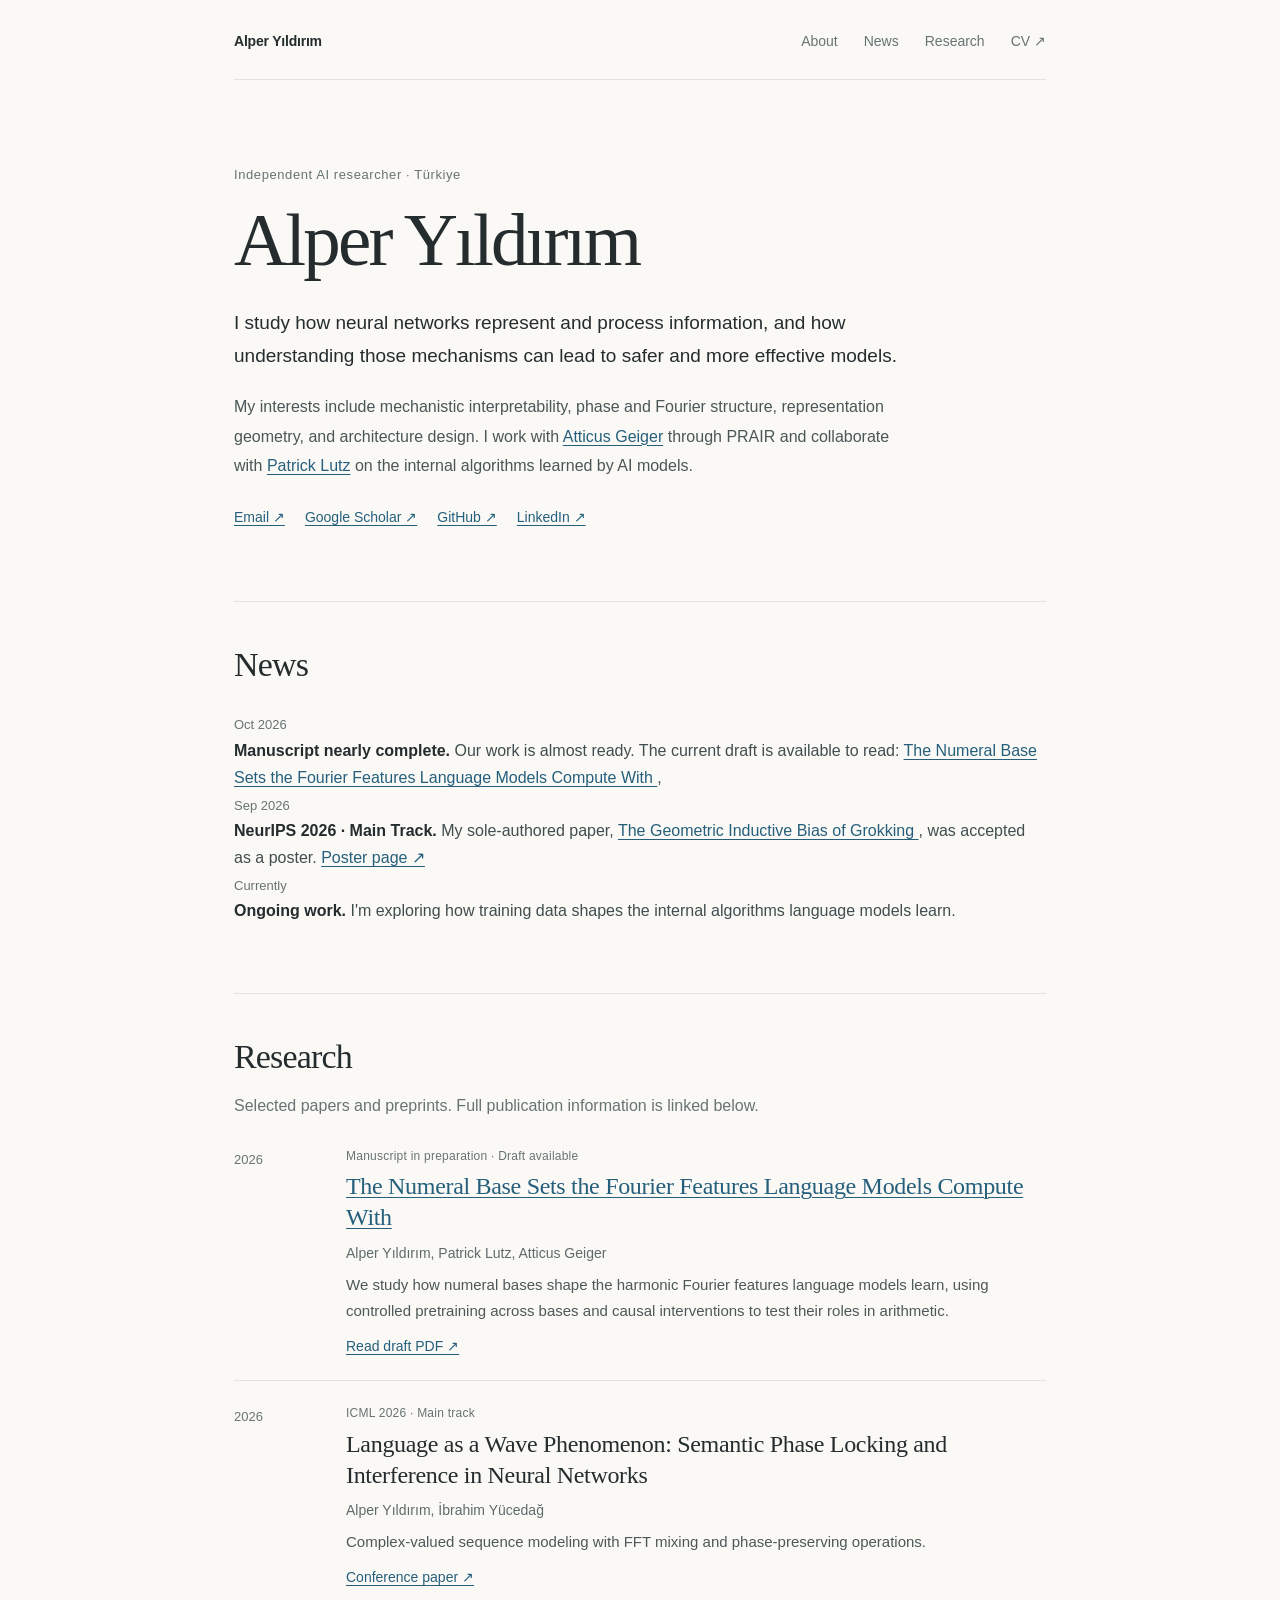
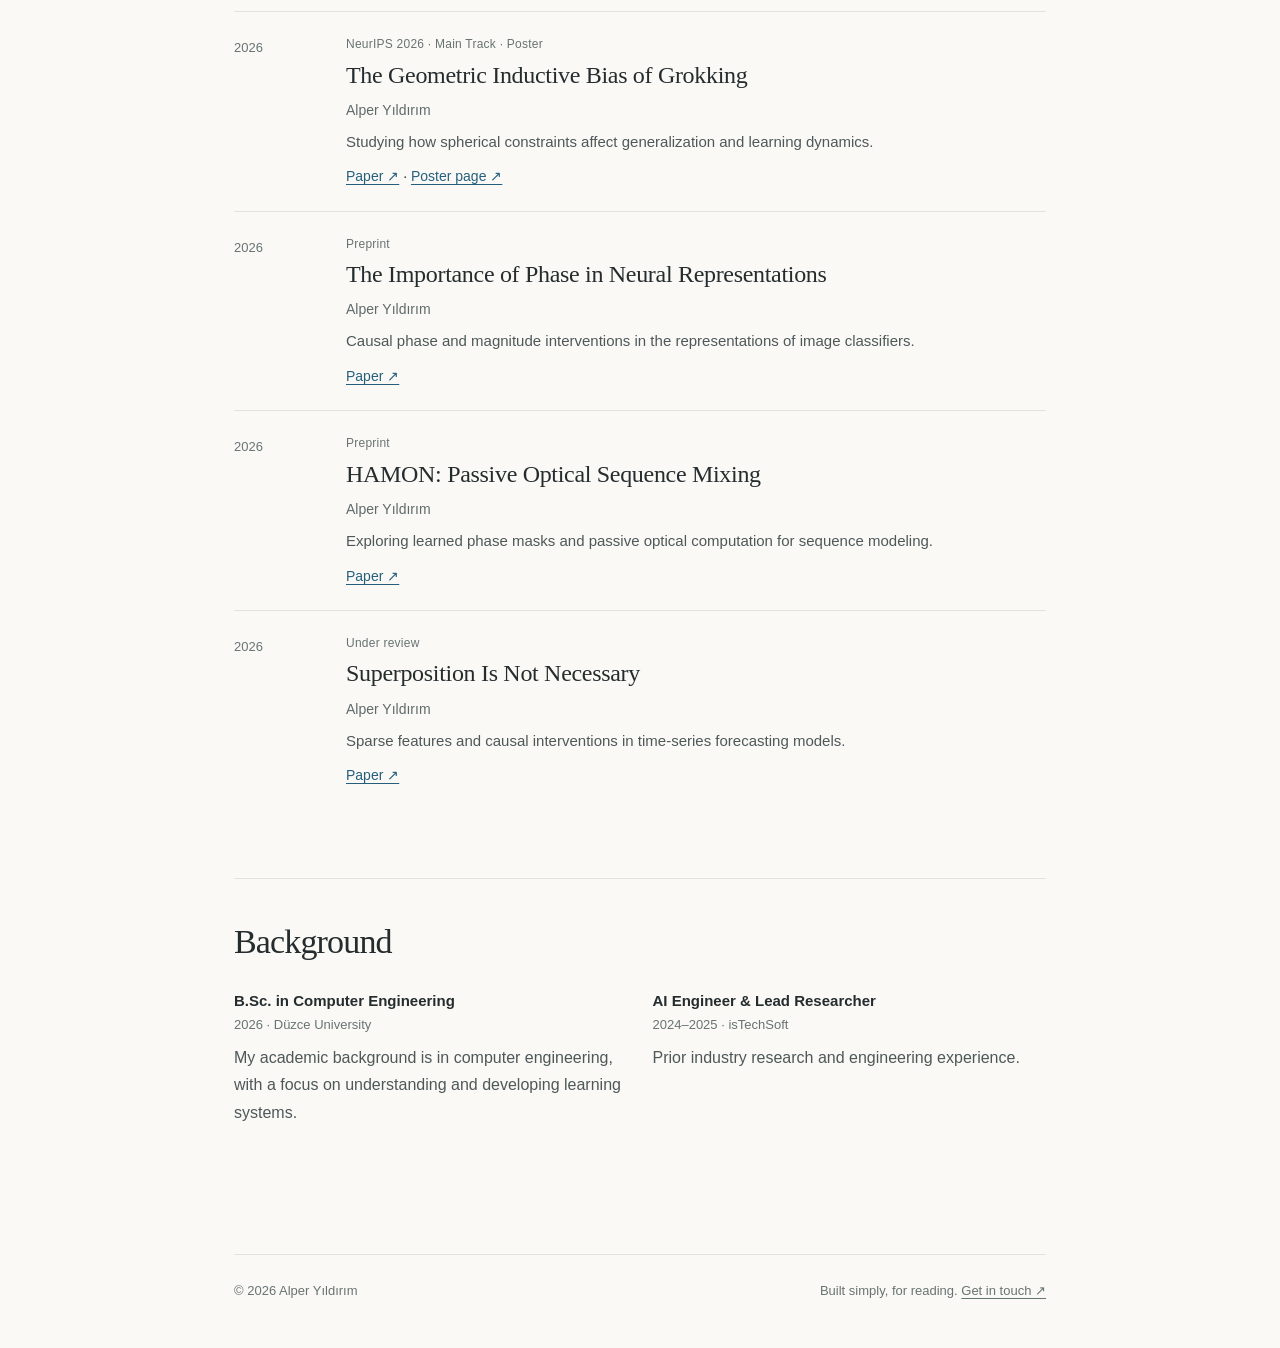
<file: index.html>
<!doctype html>
<html lang="en">
<head>
  <meta charset="utf-8">
  <meta name="viewport" content="width=device-width, initial-scale=1">
  <meta name="theme-color" content="#faf9f6">
  <meta name="description" content="Alper Yıldırım is an independent AI researcher interested in mechanistic interpretability, neural representations, phase, and geometry.">
  <title>Alper Yıldırım — Research & Notes</title>
  <link rel="icon" href="assets/favicon.svg" type="image/svg+xml">
  <style>
    :root {
      color-scheme: light;
      --background: #faf9f6;
      --ink: #252c2e;
      --muted: #687373;
      --link: #265f7c;
      --line: #e0e3de;
      --serif: 'Iowan Old Style', 'Baskerville', 'Palatino Linotype', Georgia, serif;
      --sans: -apple-system, BlinkMacSystemFont, 'Segoe UI', 'Helvetica Neue', Arial, sans-serif;
    }
    *, *::before, *::after { box-sizing: border-box; }
    html { scroll-behavior: smooth; scroll-padding-top: 34px; }
    body {
      margin: 0;
      background: var(--background);
      color: var(--ink);
      font: 16px/1.72 var(--sans);
      -webkit-font-smoothing: antialiased;
    }
    a { color: var(--link); text-decoration-thickness: 1px; text-underline-offset: 3px; }
    a:hover { text-decoration-thickness: 2px; }
    a:focus-visible { outline: 2px solid var(--link); outline-offset: 4px; }
    ::selection { background: #d6e8e9; }
    .site { max-width: 900px; margin-inline: auto; padding: 0 44px; }
    .skip-link { position: absolute; left: 20px; top: -80px; background: var(--ink); color: white; padding: 10px 14px; z-index: 10; }
    .skip-link:focus { top: 12px; }
    .topbar {
      display: flex;
      justify-content: space-between;
      align-items: baseline;
      flex-wrap: wrap;
      gap: 16px 28px;
      padding: 29px 0 26px;
      border-bottom: 1px solid var(--line);
      font-size: 14px;
    }
    .site-name { font-weight: 650; letter-spacing: -0.015em; color: var(--ink); text-decoration: none; }
    .nav { display: flex; flex-wrap: wrap; gap: 12px 26px; }
    .nav a { color: var(--muted); text-decoration: none; }
    .nav a:hover { color: var(--link); text-decoration: underline; }
    main { padding-bottom: 60px; }
    .intro { padding: 84px 0 72px; }
    .eyebrow { margin: 0 0 13px; color: var(--muted); font-size: 13px; letter-spacing: 0.045em; }
    h1, h2, h3, p { margin-top: 0; }
    h1 {
      font: 400 clamp(48px, 8vw, 75px)/1.08 var(--serif);
      letter-spacing: -0.038em;
      margin-bottom: 27px;
    }
    .lead { max-width: 690px; font-size: 19px; line-height: 1.72; margin-bottom: 19px; }
    .intro-detail { max-width: 660px; color: #4b5657; line-height: 1.86; margin-bottom: 24px; }
    .quick-links { display: flex; gap: 9px 20px; flex-wrap: wrap; font-size: 14px; }
    .section { border-top: 1px solid var(--line); padding-top: 43px; margin-bottom: 68px; }
    .section-title { font: 400 34px/1.18 var(--serif); letter-spacing: -0.025em; margin: 0 0 26px; }
    .section-intro { color: var(--muted); margin: -11px 0 26px; }
    .-row, .work-row {
      display: grid;
      grid-template-columns: 86px minmax(0,1fr);
      gap: 26px;
      padding: 22px 0;
      border-top: 1px solid var(--line);
    }
    .news-row:first-of-type, .work-row:first-of-type { border-top: 0; padding-top: 0; }
    .when { font-size: 13px; color: var(--muted); padding-top: 3px; white-space: nowrap; }
    .news-row p { margin: 0; color: #414d4e; }
    .news-row strong { color: var(--ink); font-weight: 600; }
    .work-meta { font-size: 12px; color: var(--muted); letter-spacing: .02em; margin-bottom: 5px; }
    .work-title { font: 400 24px/1.3 var(--serif); letter-spacing: -.013em; margin: 0 0 7px; }
    .work-authors { color: #5f6a6b; font-size: 14px; margin: 0 0 7px; }
    .work-summary { max-width: 680px; color: #4e5859; font-size: 15px; line-height: 1.78; margin: 0 0 9px; }
    .work-links { font-size: 14px; margin: 0; }
    .background-grid { display: grid; grid-template-columns: 1fr 1fr; gap: 25px; }
    .background-grid p { color: #4e5859; margin-bottom: 0; }
    .background-grid strong { display: block; color: var(--ink); font-size: 15px; font-weight: 600; }
    .background-grid span { display: block; color: var(--muted); font-size: 13px; margin: 1px 0 7px; }
    .footer { border-top: 1px solid var(--line); padding: 25px 0 45px; display: flex; flex-wrap: wrap; justify-content: space-between; gap: 10px 24px; font-size: 13px; color: var(--muted); }
    .footer a { color: var(--muted); }
    @media (max-width: 640px) {
      .site { padding: 0 24px; }
      .topbar { padding: 20px 0; }
      .intro { padding: 59px 0 57px; }
      .lead { font-size: 17px; }
      .section { padding-top: 30px; margin-bottom: 51px; }
      .section-title { font-size: 30px; }
      .news-row, .work-row { grid-template-columns: 1fr; gap: 3px; padding: 19px 0; }
      .when { padding: 0; }
      .work-title { font-size: 22px; }
      .background-grid { grid-template-columns: 1fr; gap: 20px; }
    }
    @media (prefers-reduced-motion: reduce) { html { scroll-behavior: auto; } }
  </style>
</head>
<body>
  <a class="skip-link" href="#main">Skip to content</a>
  <div class="site">
    <header class="topbar">
      <a class="site-name" href="#top">Alper Yıldırım</a>
      <nav class="nav" aria-label="Main navigation">
        <a href="#about">About</a>
        <a href="#news">News</a>
        <a href="#research">Research</a>
        <a href="assets/Alper_Yildirim_CV.pdf" target="_blank" rel="noopener noreferrer">CV ↗</a>
      </nav>
    </header>
    <main id="main">
      <section id="about" class="intro" aria-labelledby="name">
        <p class="eyebrow">Independent AI researcher · Türkiye</p>
        <h1 id="name">Alper Yıldırım</h1>
        <p class="lead">
          I study how neural networks represent and process information,
          and how understanding those mechanisms can lead to safer and more effective models.
        </p>
        <p class="intro-detail">
          My interests include mechanistic interpretability, phase and Fourier structure,
          representation geometry, and architecture design. I work with
          <a href="https://atticusg.github.io/">Atticus Geiger</a> through PRAIR and collaborate with
          <a href="https://cs-people.bu.edu/plutz/">Patrick Lutz</a> on the internal algorithms learned by AI models.
        </p>
        <div class="quick-links" aria-label="Profiles and contact">
          <a href="mailto:yildirim.alper.dev@gmail.com">Email ↗</a>
          <a href="https://scholar.google.com/citations?user=yUMIBd4AAAAJ" target="_blank" rel="noopener noreferrer">Google Scholar ↗</a>
          <a href="https://github.com/AlperYildirim1" target="_blank" rel="noopener noreferrer">GitHub ↗</a>
          <a href="https://www.linkedin.com/in/alper-yildirim-8b6b6a228/" target="_blank" rel="noopener noreferrer">LinkedIn ↗</a>
        </div>
      </section>

      <section id="news" class="section" aria-labelledby="news-title">
        <h2 id="news-title" class="section-title">News</h2>
        
        <div class="news-row">
          <div class="when">
            <time datetime="2026-10">Oct 2026</time>
          </div>
          <p>
            <strong>Manuscript nearly complete.</strong>
            Our work is almost ready. The current draft is available to read: 
            <a href="papers/numeral-base-fourier-features.pdf">
              The Numeral Base Sets the Fourier Features Language Models Compute With
            </a>,
            
          </p>
        </div>

        <div class="news-row">
          <div class="when"><time datetime="2026-09">Sep 2026</time></div>
          
          <p>
            <strong>NeurIPS 2026 · Main Track.</strong>
            My sole-authored paper,
            <a href="https://arxiv.org/abs/2603.05228">
              The Geometric Inductive Bias of Grokking
            </a>,
            was accepted as a poster.
            <a href="https://neurips.cc/virtual/2026/loc/paris/poster/150166"
               target="_blank" rel="noopener noreferrer">
              Poster page ↗
            </a>
          </p>

        </div>
        <div class="news-row">
          <div class="when">Currently</div>
          <p><strong>Ongoing work.</strong> I'm exploring how training data shapes the internal
            algorithms language models learn.</p>
        </div>
      </section>

      <section id="research" class="section" aria-labelledby="research-title">
        <h2 id="research-title" class="section-title">Research</h2>
        <p class="section-intro">Selected papers and preprints. Full publication information is linked below.</p>
        
        <article class="work-row">
          <div class="when">2026</div>
          <div>
            <p class="work-meta">
              Manuscript in preparation · Draft available
            </p>
        
            <h3 class="work-title">
              <a href="papers/numeral-base-fourier-features.pdf">
                The Numeral Base Sets the Fourier Features Language Models Compute With
              </a>
            </h3>
        
            <p class="work-authors">
              Alper Yıldırım, Patrick Lutz, Atticus Geiger
            </p>
        
            <p class="work-summary">
              We study how numeral bases shape the harmonic
              Fourier features language models learn, using
              controlled pretraining across bases and causal
              interventions to test their roles in arithmetic.
            </p>
        
            <p class="work-links">
              <a href="papers/numeral-base-fourier-features.pdf">
                Read draft PDF ↗
              </a>
            </p>
          </div>
        </article>


        <article class="work-row">
          <div class="when">2026</div>
          <div>
            <p class="work-meta">ICML 2026 · Main track</p>
            <h3 class="work-title">Language as a Wave Phenomenon: Semantic Phase Locking and Interference in Neural Networks</h3>
            <p class="work-authors">Alper Yıldırım, İbrahim Yücedağ</p>
            <p class="work-summary">Complex-valued sequence modeling with FFT mixing and phase-preserving operations.</p>
            <p class="work-links"><a href="https://icml.cc/virtual/2026/poster/61710">Conference paper ↗</a></p>
          </div>
        </article>

        <article class="work-row">
          <div class="when">2026</div>
          <div>
            <p class="work-meta">NeurIPS 2026 · Main Track · Poster</p>
            <h3 class="work-title">The Geometric Inductive Bias of Grokking</h3>
            <p class="work-authors">Alper Yıldırım</p>
            <p class="work-summary">Studying how spherical constraints affect generalization and learning dynamics.</p>
            
            <p class="work-links">
              <a href="https://arxiv.org/abs/2603.05228">Paper ↗</a>
              ·
              <a href="https://neurips.cc/virtual/2026/loc/paris/poster/150166"
                 target="_blank" rel="noopener noreferrer">
                Poster page ↗
              </a>
            </p>

          </div>
        </article>

        <article class="work-row">
          <div class="when">2026</div>
          <div>
            <p class="work-meta">Preprint</p>
            <h3 class="work-title">The Importance of Phase in Neural Representations</h3>
            <p class="work-authors">Alper Yıldırım</p>
            <p class="work-summary">Causal phase and magnitude interventions in the representations of image classifiers.</p>
            <p class="work-links"><a href="https://arxiv.org/abs/2606.17037">Paper ↗</a></p>
          </div>
        </article>

        <article class="work-row">
          <div class="when">2026</div>
          <div>
            <p class="work-meta">Preprint</p>
            <h3 class="work-title">HAMON: Passive Optical Sequence Mixing</h3>
            <p class="work-authors">Alper Yıldırım</p>
            <p class="work-summary">Exploring learned phase masks and passive optical computation for sequence modeling.</p>
            <p class="work-links"><a href="https://arxiv.org/abs/2606.17028">Paper ↗</a></p>
          </div>
        </article>

        <article class="work-row">
          <div class="when">2026</div>
          <div>
            <p class="work-meta">Under review</p>
            <h3 class="work-title">Superposition Is Not Necessary</h3>
            <p class="work-authors">Alper Yıldırım</p>
            <p class="work-summary">Sparse features and causal interventions in time-series forecasting models.</p>
            <p class="work-links"><a href="https://arxiv.org/abs/2605.05151">Paper ↗</a></p>
          </div>
        </article>
      </section>

      <section class="section" aria-labelledby="background-title">
        <h2 class="section-title" id="background-title">Background</h2>
        <div class="background-grid">
          <div>
            <strong>B.Sc. in Computer Engineering</strong>
            <span>2026 · Düzce University</span>
            <p>My academic background is in computer engineering, with a focus on understanding and developing learning systems.</p>
          </div>
          <div>
            <strong>AI Engineer &amp; Lead Researcher</strong>
            <span>2024–2025 · isTechSoft</span>
            <p>Prior industry research and engineering experience.</p>
          </div>
        </div>
      </section>
    </main>
    <footer class="footer">
      <span>© 2026 Alper Yıldırım</span>
      <span>Built simply, for reading. <a href="mailto:yildirim.alper.dev@gmail.com">Get in touch ↗</a></span>
    </footer>
  </div>
</body>
</html>
</file>
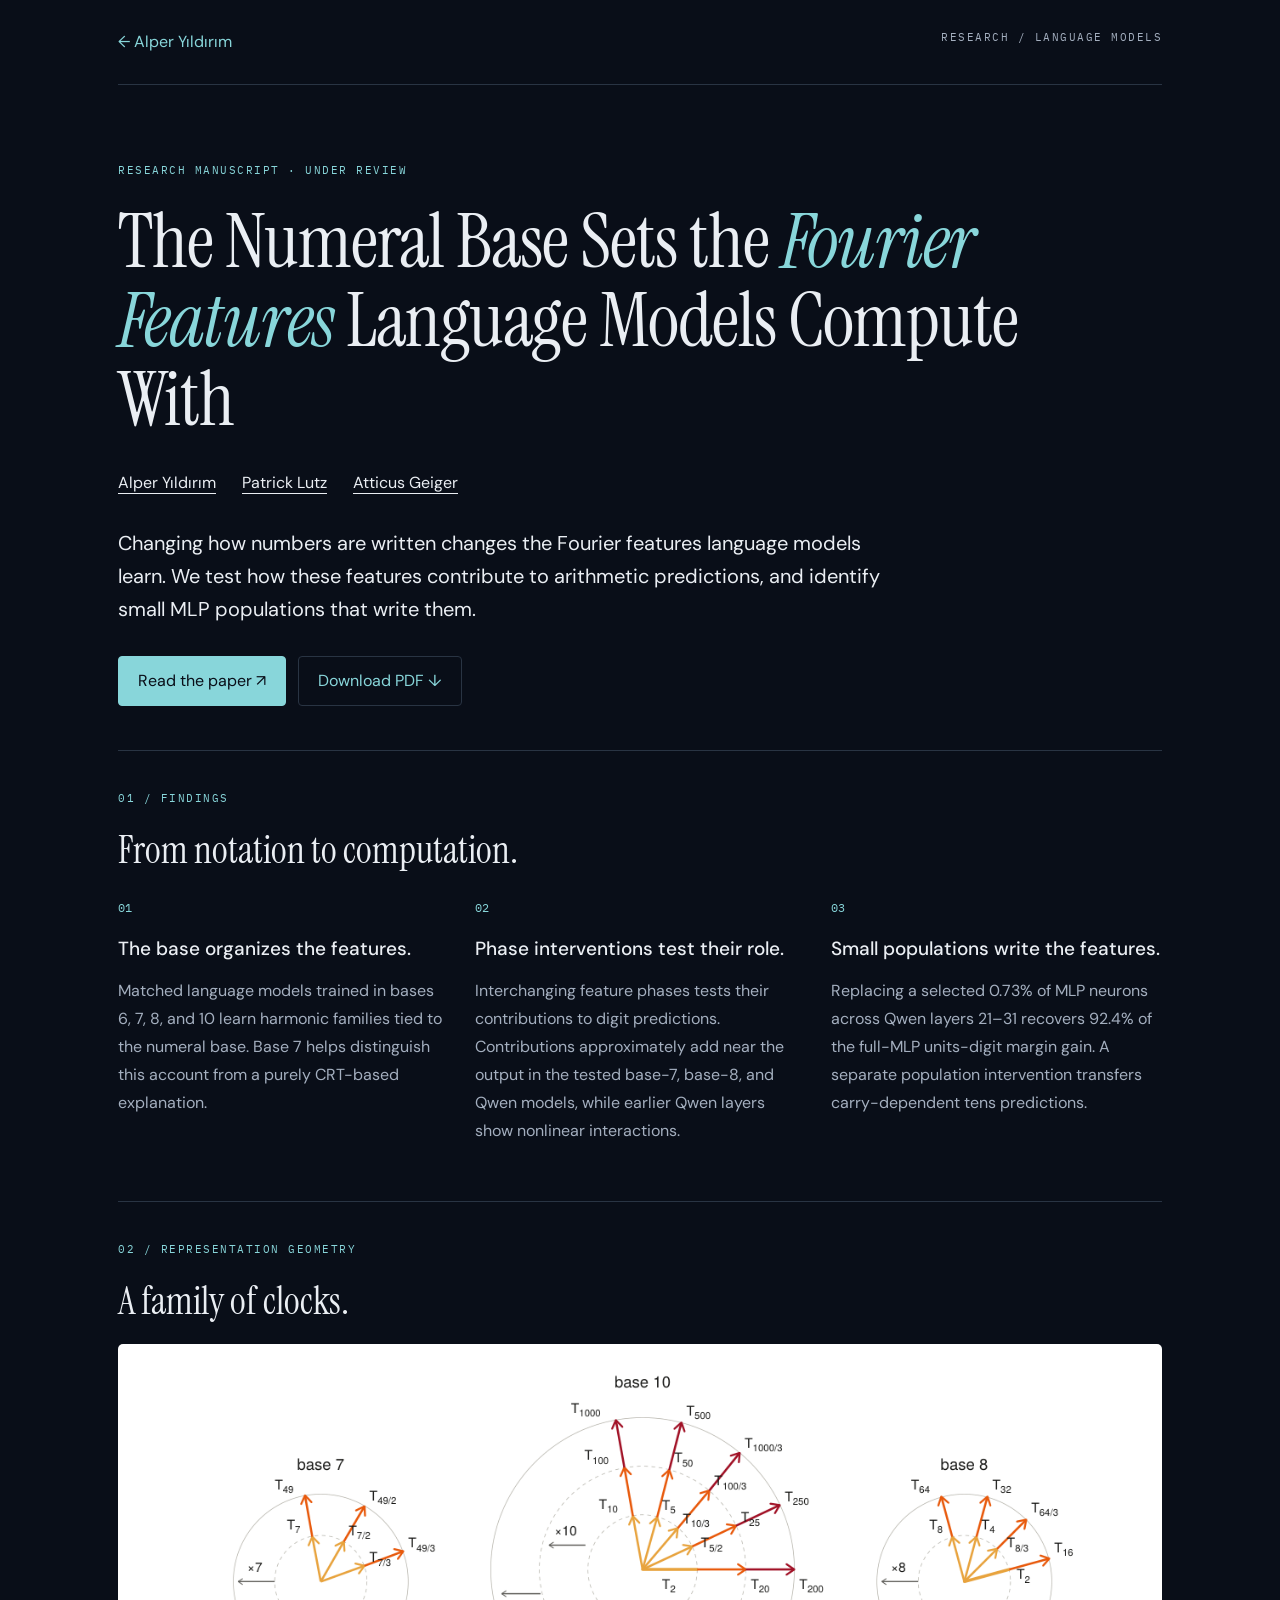
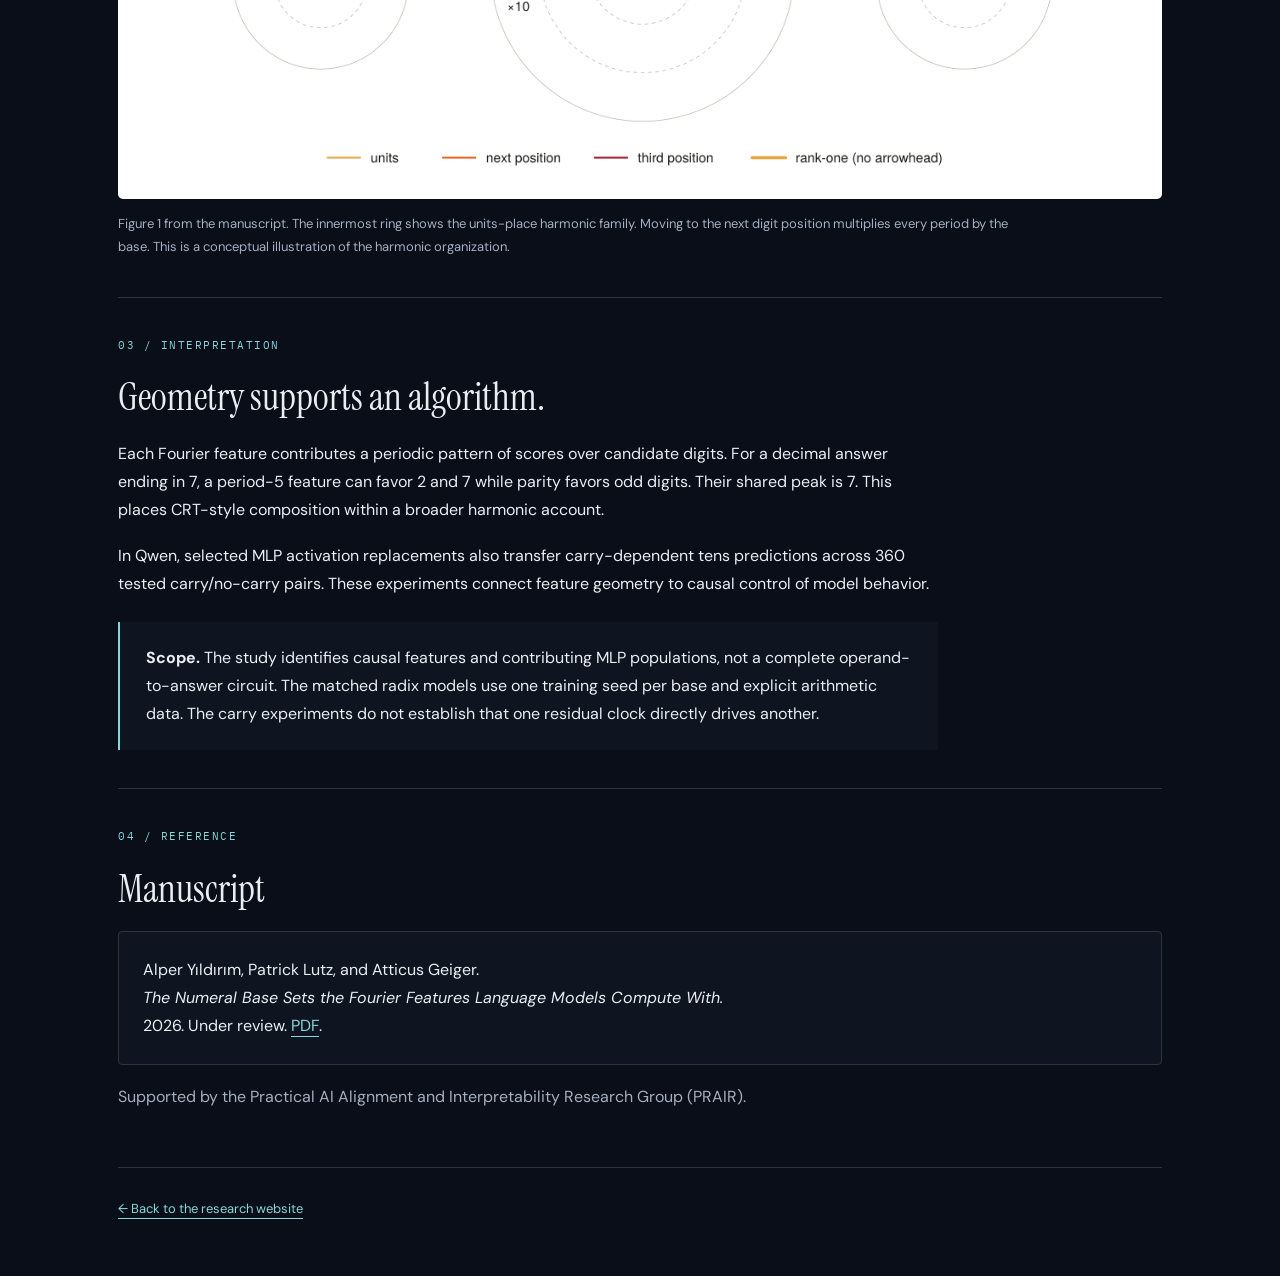
<file: ongoing-research/index.html>
<!doctype html>
<html lang="en">
<head>
  <meta charset="utf-8">
  <meta name="viewport" content="width=device-width, initial-scale=1">
  <title>The Numeral Base Sets the Fourier Features Language Models Compute With | Alper Yıldırım</title>
  <meta name="description" content="Alper Yıldırım, Patrick Lutz, and Atticus Geiger study how numeral bases shape Fourier features and arithmetic computation in language models.">
  <link rel="canonical" href="https://alperyildirim1.github.io/ongoing-research/">
  <meta name="citation_title" content="The Numeral Base Sets the Fourier Features Language Models Compute With">
  <meta name="citation_author" content="Alper Yıldırım">
  <meta name="citation_author" content="Patrick Lutz">
  <meta name="citation_author" content="Atticus Geiger">
  <meta name="citation_pdf_url" content="https://alperyildirim1.github.io/ongoing-research/manuscript.pdf">
  <style>
    @import url('https://fonts.googleapis.com/css2?family=DM+Sans:wght@400;500;600&family=IBM+Plex+Mono:wght@400;500&family=Instrument+Serif:ital@0;1&display=swap');
    :root{color-scheme:dark;--bg:#090e18;--panel:#0e1521;--text:#eaeef3;--muted:#a4afbf;--line:#293443;--cyan:#88d6da}
    *{box-sizing:border-box}body{margin:0;background:var(--bg);color:var(--text);font:16px/1.75 'DM Sans',sans-serif}a{color:var(--cyan);text-underline-offset:5px}a:hover{color:white}a:focus-visible{outline:2px solid var(--cyan);outline-offset:6px}.shell{max-width:1100px;margin:auto;padding:0 28px}nav{display:flex;justify-content:space-between;gap:20px;padding:28px 0;border-bottom:1px solid var(--line)}nav a{text-decoration:none}.mono,.eyebrow{font:11px/1.7 'IBM Plex Mono',monospace;letter-spacing:1.5px;text-transform:uppercase}.muted{color:var(--muted)}header{padding:76px 0 44px}.eyebrow{color:var(--cyan);margin:0 0 22px}h1{font:clamp(42px,6vw,76px)/1.04 'Instrument Serif',Georgia,serif;letter-spacing:-1px;max-width:940px;margin:0 0 30px}h1 em{color:var(--cyan);font-weight:400}.authors{display:flex;flex-wrap:wrap;gap:10px 26px}.authors a{color:var(--text)}.lead{font-size:20px;max-width:790px;line-height:1.65;margin:30px 0}.actions{display:flex;flex-wrap:wrap;gap:12px;margin-top:30px}.button{display:inline-block;padding:10px 19px;border:1px solid var(--line);border-radius:4px;text-decoration:none}.primary{background:var(--cyan);border-color:var(--cyan);color:var(--bg)}.primary:hover{color:var(--bg);background:#b6edef}section{padding:38px 0;border-top:1px solid var(--line)}h2{font:38px/1.15 'Instrument Serif',Georgia,serif;margin:0 0 20px}h3{font-size:19px;line-height:1.45;font-weight:500;margin:14px 0}p{margin:0 0 18px}.grid{display:grid;grid-template-columns:repeat(3,1fr);gap:26px}.grid p{color:var(--muted)}.number{font:12px 'IBM Plex Mono',monospace;color:var(--cyan)}figure{margin:12px 0 0}figure img{display:block;width:100%;height:auto;background:white;border-radius:5px;padding:12px}figcaption{font-size:13px;color:var(--muted);margin-top:14px;max-width:900px}.note{padding:22px 26px;background:var(--panel);border-left:2px solid var(--cyan);margin-top:24px}.note p:last-child{margin:0}.reading{max-width:820px}.citation{white-space:normal;overflow-wrap:anywhere;padding:24px;background:var(--panel);border:1px solid var(--line);border-radius:4px}footer{padding:30px 0 55px;border-top:1px solid var(--line);color:var(--muted);font-size:13px}@media(max-width:700px){.shell{padding:0 20px}header{padding-top:46px}.grid{grid-template-columns:1fr;gap:18px}.lead{font-size:18px}h1{letter-spacing:0}figure img{padding:3px}nav .mono{letter-spacing:0}}
  </style>
</head>
<body>
<div class="shell">
  <nav aria-label="Main navigation"><a href="../">← Alper Yıldırım</a><span class="mono muted">Research / Language models</span></nav>
  <main>
    <header>
      <p class="eyebrow">Research manuscript · Under review</p>
      <h1>The Numeral Base Sets the <em>Fourier Features</em> Language Models Compute With</h1>
      <div class="authors"><a href="../">Alper Yıldırım</a><a href="https://cs-people.bu.edu/plutz/">Patrick Lutz</a><a href="https://atticusg.github.io/">Atticus Geiger</a></div>
      <p class="lead">Changing how numbers are written changes the Fourier features language models learn. We test how these features contribute to arithmetic predictions, and identify small MLP populations that write them.</p>
      <div class="actions"><a class="button primary" href="manuscript.pdf">Read the paper ↗</a><a class="button" href="manuscript.pdf" download="Yildirim_Lutz_Geiger_Numeral_Base_Fourier_Features.pdf">Download PDF ↓</a></div>
    </header>
    <section aria-labelledby="findings">
      <p class="eyebrow">01 / Findings</p><h2 id="findings">From notation to computation.</h2>
      <div class="grid">
        <article><span class="number">01</span><h3>The base organizes the features.</h3><p>Matched language models trained in bases 6, 7, 8, and 10 learn harmonic families tied to the numeral base. Base 7 helps distinguish this account from a purely CRT-based explanation.</p></article>
        <article><span class="number">02</span><h3>Phase interventions test their role.</h3><p>Interchanging feature phases tests their contributions to digit predictions. Contributions approximately add near the output in the tested base-7, base-8, and Qwen models, while earlier Qwen layers show nonlinear interactions.</p></article>
        <article><span class="number">03</span><h3>Small populations write the features.</h3><p>Replacing a selected 0.73% of MLP neurons across Qwen layers 21–31 recovers 92.4% of the full-MLP units-digit margin gain. A separate population intervention transfers carry-dependent tens predictions.</p></article>
      </div>
    </section>
    <section aria-labelledby="geometry">
      <p class="eyebrow">02 / Representation geometry</p><h2 id="geometry">A family of clocks.</h2>
      <figure><img src="harmonic-families.png" width="1200" height="507" alt="Figure 1 from the paper. Harmonic families in bases 7, 10, and 8. Concentric rings represent successive digit positions, with each feature period multiplied by the numeral base at the next position."><figcaption>Figure 1 from the manuscript. The innermost ring shows the units-place harmonic family. Moving to the next digit position multiplies every period by the base. This is a conceptual illustration of the harmonic organization.</figcaption></figure>
    </section>
    <section aria-labelledby="scope">
      <div class="reading"><p class="eyebrow">03 / Interpretation</p><h2 id="scope">Geometry supports an algorithm.</h2><p>Each Fourier feature contributes a periodic pattern of scores over candidate digits. For a decimal answer ending in 7, a period-5 feature can favor 2 and 7 while parity favors odd digits. Their shared peak is 7. This places CRT-style composition within a broader harmonic account.</p><p>In Qwen, selected MLP activation replacements also transfer carry-dependent tens predictions across 360 tested carry/no-carry pairs. These experiments connect feature geometry to causal control of model behavior.</p><div class="note"><p><strong>Scope.</strong> The study identifies causal features and contributing MLP populations, not a complete operand-to-answer circuit. The matched radix models use one training seed per base and explicit arithmetic data. The carry experiments do not establish that one residual clock directly drives another.</p></div></div>
    </section>
    <section aria-labelledby="reference"><p class="eyebrow">04 / Reference</p><h2 id="reference">Manuscript</h2><p class="citation">Alper Yıldırım, Patrick Lutz, and Atticus Geiger.<br><em>The Numeral Base Sets the Fourier Features Language Models Compute With.</em><br>2026. Under review. <a href="manuscript.pdf">PDF</a>.</p><p class="muted">Supported by the Practical AI Alignment and Interpretability Research Group (PRAIR).</p></section>
  </main>
  <footer><a href="../">← Back to the research website</a></footer>
</div>
</body>
</html>
</file>
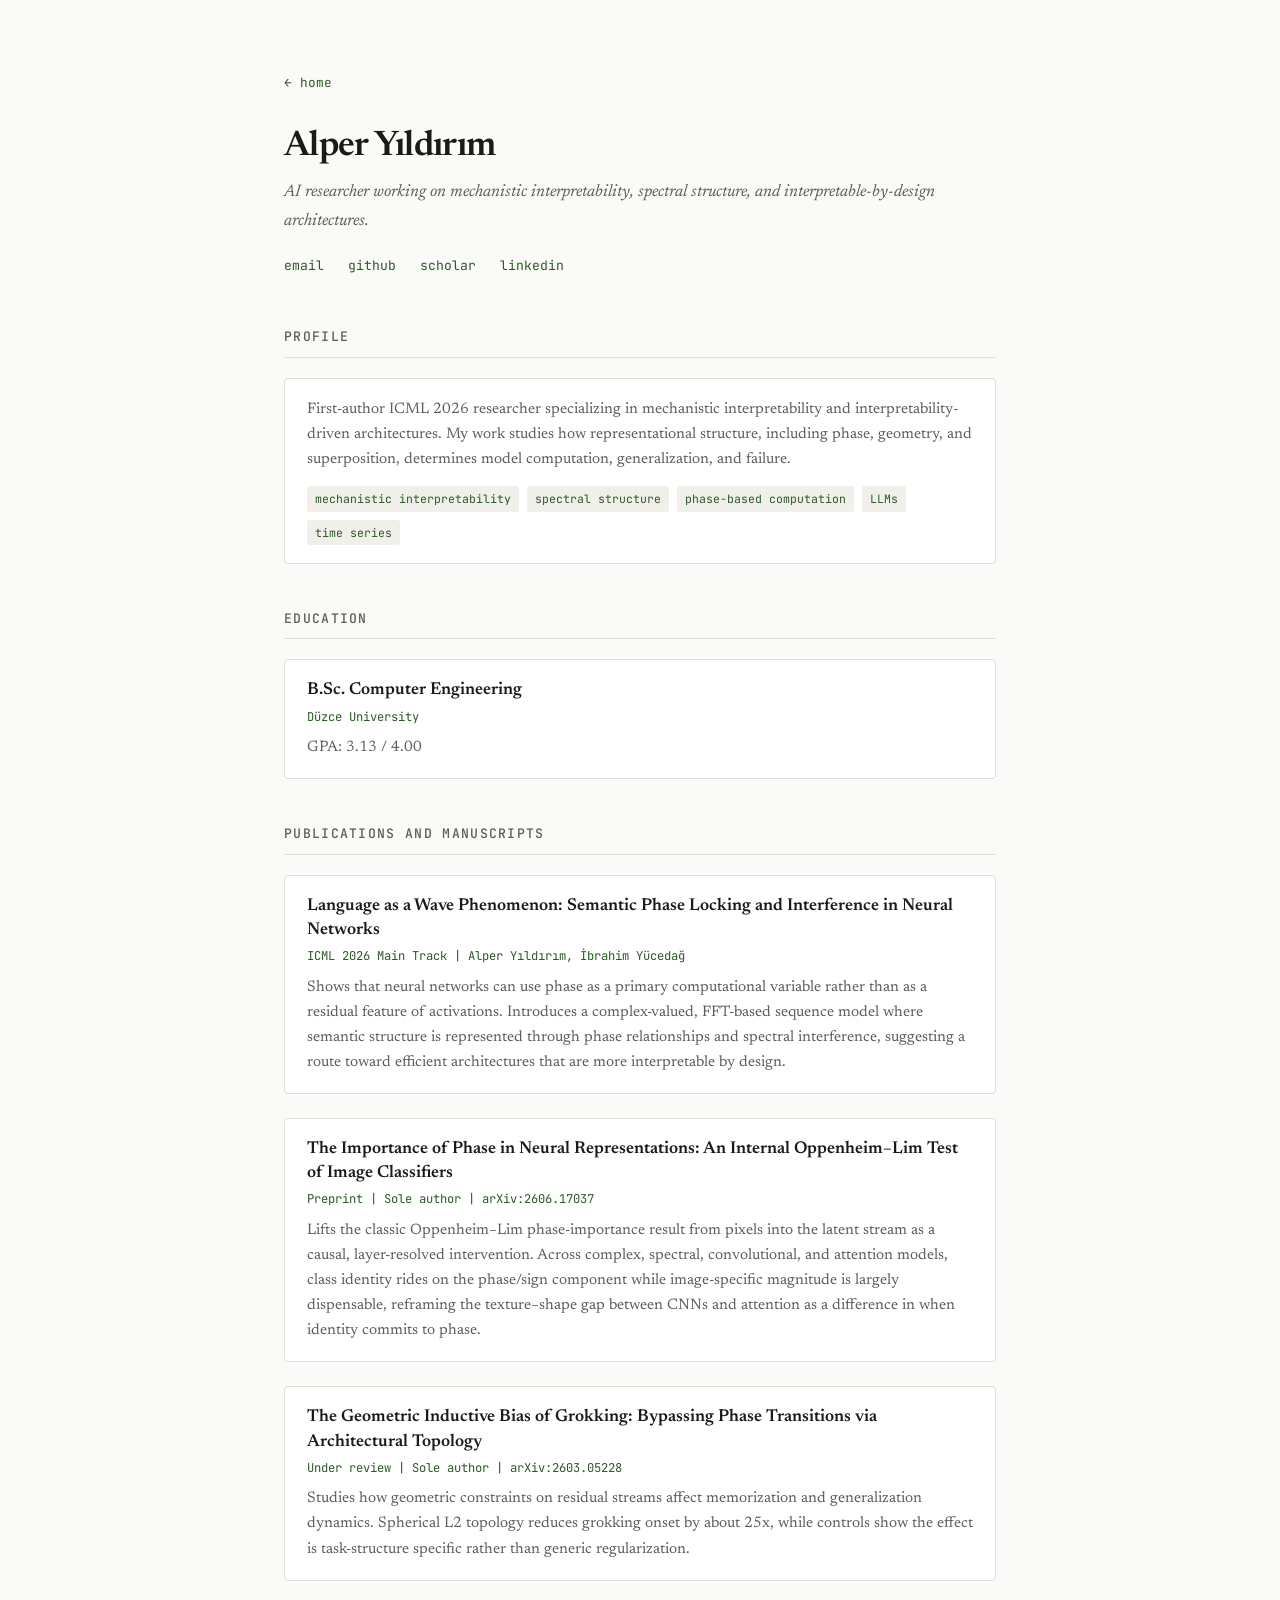
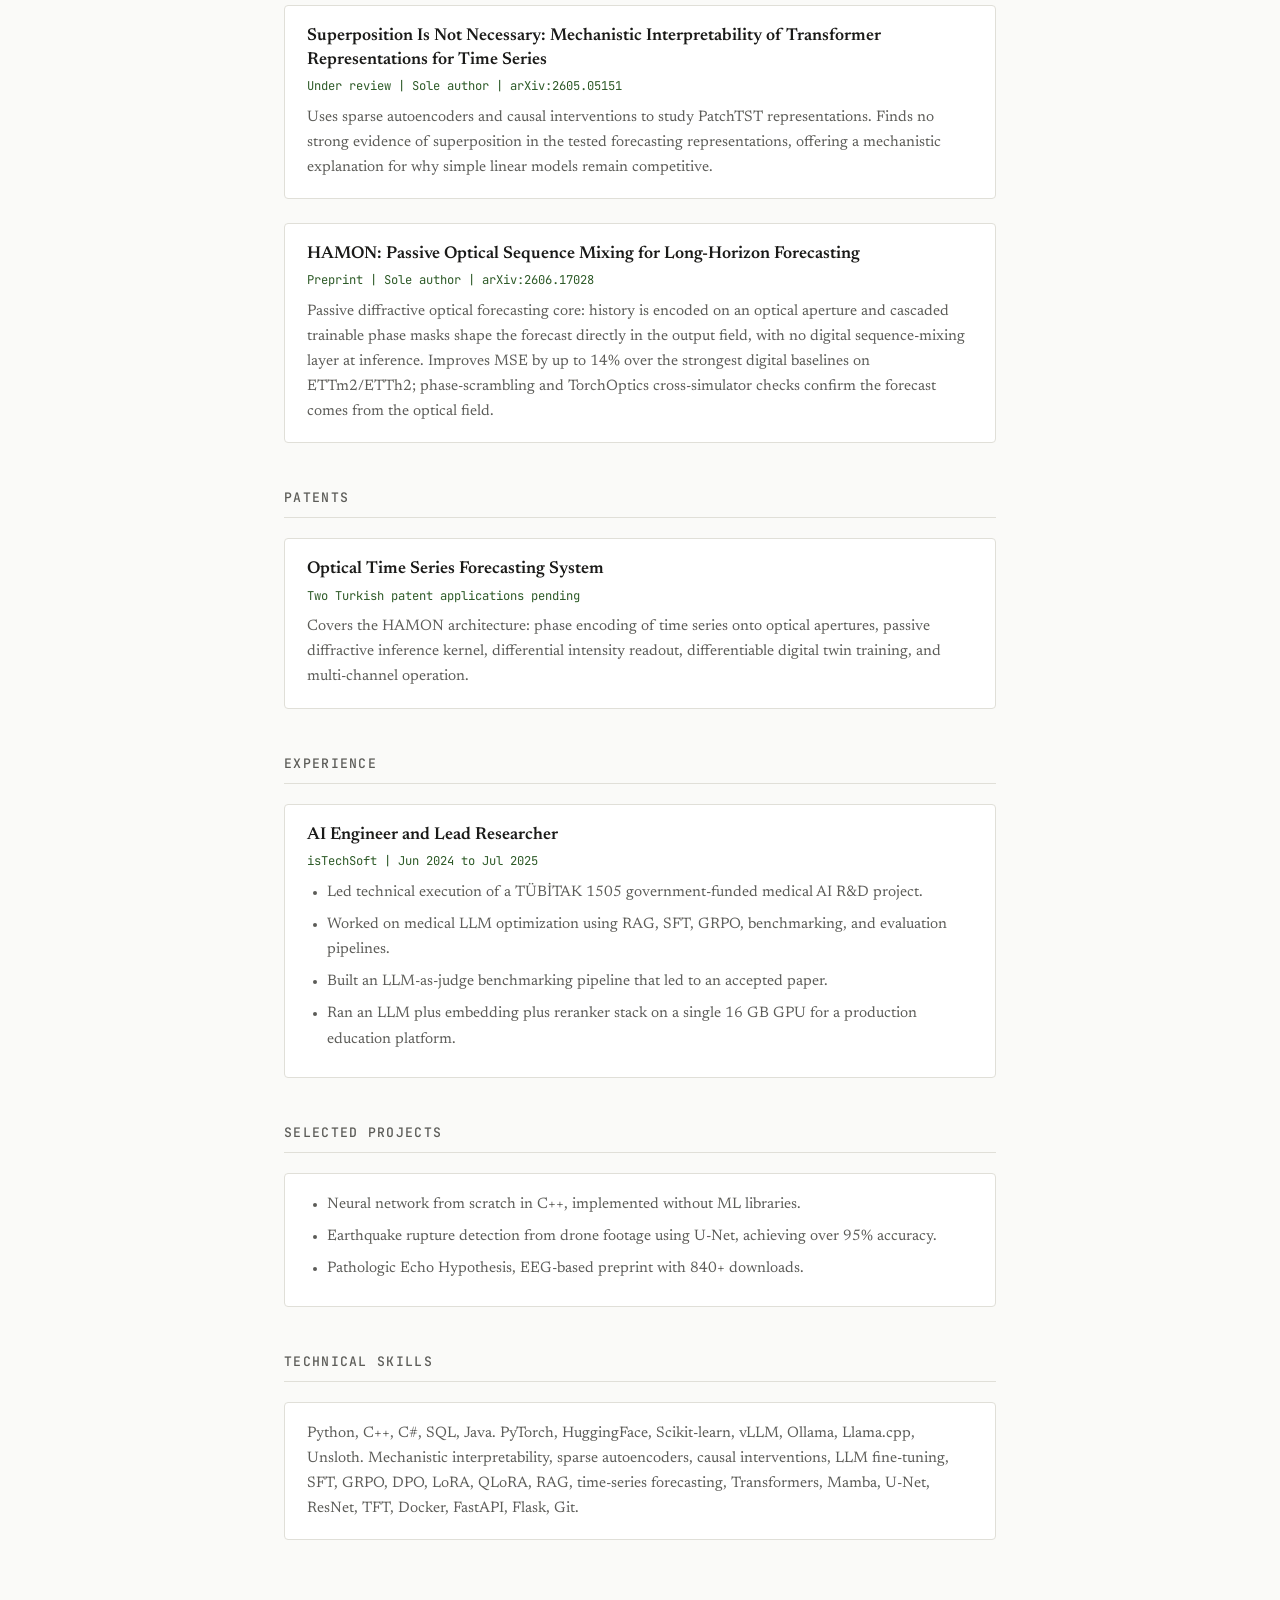
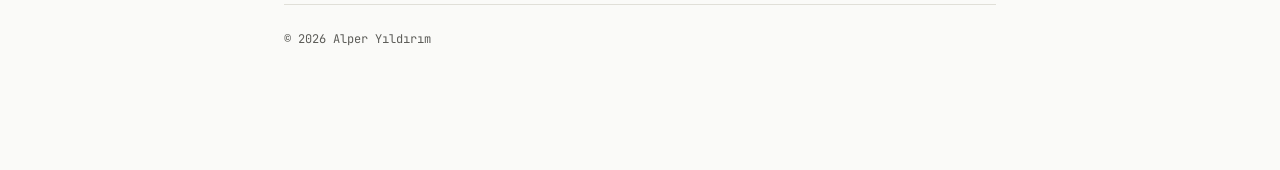
<file: cv.html>
<!DOCTYPE html>
<html lang="en">
<head>
    <meta charset="UTF-8">
    <meta name="viewport" content="width=device-width, initial-scale=1.0">
    <title>CV | Alper Yıldırım</title>
    <link rel="preconnect" href="https://fonts.googleapis.com">
    <link href="https://fonts.googleapis.com/css2?family=Newsreader:ital,opsz,wght@0,6..72,400;0,6..72,500;0,6..72,600;1,6..72,400&family=JetBrains+Mono:wght@400;500&display=swap" rel="stylesheet">
    <style>
        :root {
            --bg: #fafaf8;
            --text: #1a1a18;
            --text-secondary: #5c5c58;
            --accent: #2d5a27;
            --border: #e0dfd8;
            --tag-bg: #f0efea;
            --link: #2d5a27;
            --link-hover: #1a3817;
            --paper-bg: #ffffff;
        }

        @media (prefers-color-scheme: dark) {
            :root {
                --bg: #131311;
                --text: #e8e8e4;
                --text-secondary: #9a9a94;
                --accent: #7db876;
                --border: #2a2a26;
                --tag-bg: #1e1e1a;
                --link: #7db876;
                --link-hover: #a3d49d;
                --paper-bg: #1a1a17;
            }
        }

        * {
            margin: 0;
            padding: 0;
            box-sizing: border-box;
        }

        body {
            font-family: 'Newsreader', Georgia, serif;
            background: var(--bg);
            color: var(--text);
            line-height: 1.7;
            -webkit-font-smoothing: antialiased;
        }

        .container {
            max-width: 760px;
            margin: 0 auto;
            padding: 72px 24px 120px;
        }

        header {
            margin-bottom: 48px;
        }

        .nav {
            font-family: 'JetBrains Mono', monospace;
            font-size: 0.8rem;
            margin-bottom: 32px;
        }

        .nav a, .contact-row a, .item a {
            color: var(--link);
            text-decoration: none;
            border-bottom: 1px solid transparent;
            transition: border-color 0.2s, color 0.2s;
        }

        .nav a:hover, .contact-row a:hover, .item a:hover {
            color: var(--link-hover);
            border-bottom-color: var(--link-hover);
        }

        h1 {
            font-size: 2.2rem;
            font-weight: 600;
            letter-spacing: -0.02em;
            margin-bottom: 10px;
            line-height: 1.2;
        }

        .subtitle {
            font-size: 1.05rem;
            color: var(--text-secondary);
            font-style: italic;
            max-width: 660px;
        }

        .contact-row {
            margin-top: 20px;
            display: flex;
            gap: 24px;
            flex-wrap: wrap;
            font-family: 'JetBrains Mono', monospace;
            font-size: 0.82rem;
        }

        section {
            margin-bottom: 44px;
        }

        h2 {
            font-size: 0.82rem;
            font-family: 'JetBrains Mono', monospace;
            font-weight: 500;
            text-transform: uppercase;
            letter-spacing: 0.1em;
            color: var(--text-secondary);
            margin-bottom: 20px;
            padding-bottom: 8px;
            border-bottom: 1px solid var(--border);
        }

        .item {
            margin-bottom: 24px;
            padding: 18px 22px;
            background: var(--paper-bg);
            border: 1px solid var(--border);
            border-radius: 4px;
        }

        .item-title {
            font-size: 1.08rem;
            font-weight: 600;
            line-height: 1.4;
            margin-bottom: 4px;
        }

        .item-meta {
            font-family: 'JetBrains Mono', monospace;
            font-size: 0.76rem;
            color: var(--accent);
            margin-bottom: 8px;
        }

        .item-desc {
            font-size: 0.95rem;
            color: var(--text-secondary);
            line-height: 1.65;
        }

        .tagline-list {
            display: flex;
            gap: 8px;
            flex-wrap: wrap;
            margin-top: 14px;
        }

        .tag {
            font-family: 'JetBrains Mono', monospace;
            font-size: 0.72rem;
            color: var(--accent);
            background: var(--tag-bg);
            padding: 3px 8px;
            border-radius: 3px;
        }

        ul {
            margin-left: 20px;
            color: var(--text-secondary);
            font-size: 0.95rem;
        }

        li {
            margin-bottom: 6px;
        }

        footer {
            margin-top: 64px;
            padding-top: 24px;
            border-top: 1px solid var(--border);
            font-family: 'JetBrains Mono', monospace;
            font-size: 0.75rem;
            color: var(--text-secondary);
        }

        @media (max-width: 600px) {
            .container {
                padding: 48px 20px 80px;
            }

            h1 {
                font-size: 1.8rem;
            }

            .item {
                padding: 16px 18px;
            }
        }
    </style>
</head>
<body>
    <div class="container">
        <header>
            <div class="nav">
                <a href="index.html">← home</a>
            </div>

            <h1>Alper Yıldırım</h1>
            <p class="subtitle">AI researcher working on mechanistic interpretability, spectral structure, and interpretable-by-design architectures.</p>

            <div class="contact-row">
                <a href="mailto:yildirim.alper.dev@gmail.com">email</a>
                <a href="https://github.com/AlperYildirim1">github</a>
                <a href="https://scholar.google.com/citations?hl=en&user=yUMIBd4AAAAJ">scholar</a>
                <a href="https://www.linkedin.com/in/alper-yildirim-8b6b6a228/">linkedin</a>
            </div>
        </header>

        <section>
            <h2>Profile</h2>
            <div class="item">
                <p class="item-desc">
                    First-author ICML 2026 researcher specializing in mechanistic interpretability and interpretability-driven architectures.
                    My work studies how representational structure, including phase, geometry, and superposition, determines model computation,
                    generalization, and failure.
                </p>
                <div class="tagline-list">
                    <span class="tag">mechanistic interpretability</span>
                    <span class="tag">spectral structure</span>
                    <span class="tag">phase-based computation</span>
                    <span class="tag">LLMs</span>
                    <span class="tag">time series</span>
                </div>
            </div>
        </section>

        <section>
            <h2>Education</h2>
            <div class="item">
                <div class="item-title">B.Sc. Computer Engineering</div>
                <div class="item-meta">Düzce University</div>
                <p class="item-desc">GPA: 3.13 / 4.00</p>
            </div>
        </section>

        <section>
            <h2>Publications and manuscripts</h2>

            <div class="item">
                <div class="item-title">Language as a Wave Phenomenon: Semantic Phase Locking and Interference in Neural Networks</div>
                <div class="item-meta">ICML 2026 Main Track | Alper Yıldırım, İbrahim Yücedağ</div>
                <p class="item-desc">
                    Shows that neural networks can use phase as a primary computational variable rather than as a residual feature of activations.
                    Introduces a complex-valued, FFT-based sequence model where semantic structure is represented through phase relationships
                    and spectral interference, suggesting a route toward efficient architectures that are more interpretable by design.
                </p>
            </div>

            <div class="item">
                <div class="item-title">The Importance of Phase in Neural Representations: An Internal Oppenheim–Lim Test of Image Classifiers</div>
                <div class="item-meta">Preprint | Sole author | <a href="https://arxiv.org/abs/2606.17037">arXiv:2606.17037</a></div>
                <p class="item-desc">
                    Lifts the classic Oppenheim–Lim phase-importance result from pixels into the latent stream as a causal,
                    layer-resolved intervention. Across complex, spectral, convolutional, and attention models, class identity
                    rides on the phase/sign component while image-specific magnitude is largely dispensable, reframing the
                    texture–shape gap between CNNs and attention as a difference in when identity commits to phase.
                </p>
            </div>

            <div class="item">
                <div class="item-title">The Geometric Inductive Bias of Grokking: Bypassing Phase Transitions via Architectural Topology</div>
                <div class="item-meta">Under review | Sole author | <a href="https://arxiv.org/abs/2603.05228">arXiv:2603.05228</a></div>
                <p class="item-desc">
                    Studies how geometric constraints on residual streams affect memorization and generalization dynamics. Spherical L2 topology
                    reduces grokking onset by about 25x, while controls show the effect is task-structure specific rather than generic regularization.
                </p>
            </div>

            <div class="item">
                <div class="item-title">Superposition Is Not Necessary: Mechanistic Interpretability of Transformer Representations for Time Series</div>
                <div class="item-meta">Under review | Sole author | <a href="https://arxiv.org/abs/2605.05151">arXiv:2605.05151</a></div>
                <p class="item-desc">
                    Uses sparse autoencoders and causal interventions to study PatchTST representations. Finds no strong evidence of superposition
                    in the tested forecasting representations, offering a mechanistic explanation for why simple linear models remain competitive.
                </p>
            </div>

            <div class="item">
                <div class="item-title">HAMON: Passive Optical Sequence Mixing for Long-Horizon Forecasting</div>
                <div class="item-meta">Preprint | Sole author | <a href="https://arxiv.org/abs/2606.17028">arXiv:2606.17028</a></div>
                <p class="item-desc">
                    Passive diffractive optical forecasting core: history is encoded on an optical aperture and cascaded
                    trainable phase masks shape the forecast directly in the output field, with no digital sequence-mixing
                    layer at inference. Improves MSE by up to 14% over the strongest digital baselines on ETTm2/ETTh2;
                    phase-scrambling and TorchOptics cross-simulator checks confirm the forecast comes from the optical field.
                </p>
            </div>
        </section>

        <section>
            <h2>Patents</h2>
            <div class="item">
                <div class="item-title">Optical Time Series Forecasting System</div>
                <div class="item-meta">Two Turkish patent applications pending</div>
                <p class="item-desc">
                    Covers the HAMON architecture: phase encoding of time series onto optical apertures, passive diffractive inference kernel,
                    differential intensity readout, differentiable digital twin training, and multi-channel operation.
                </p>
            </div>
        </section>

        <section>
            <h2>Experience</h2>
            <div class="item">
                <div class="item-title">AI Engineer and Lead Researcher</div>
                <div class="item-meta">isTechSoft | Jun 2024 to Jul 2025</div>
                <ul>
                    <li>Led technical execution of a TÜBİTAK 1505 government-funded medical AI R&amp;D project.</li>
                    <li>Worked on medical LLM optimization using RAG, SFT, GRPO, benchmarking, and evaluation pipelines.</li>
                    <li>Built an LLM-as-judge benchmarking pipeline that led to an accepted paper.</li>
                    <li>Ran an LLM plus embedding plus reranker stack on a single 16 GB GPU for a production education platform.</li>
                </ul>
            </div>
        </section>

        <section>
            <h2>Selected projects</h2>
            <div class="item">
                <ul>
                    <li>Neural network from scratch in C++, implemented without ML libraries.</li>
                    <li>Earthquake rupture detection from drone footage using U-Net, achieving over 95% accuracy.</li>
                    <li>Pathologic Echo Hypothesis, EEG-based preprint with 840+ downloads.</li>
                </ul>
            </div>
        </section>

        <section>
            <h2>Technical skills</h2>
            <div class="item">
                <p class="item-desc">
                    Python, C++, C#, SQL, Java. PyTorch, HuggingFace, Scikit-learn, vLLM, Ollama, Llama.cpp, Unsloth.
                    Mechanistic interpretability, sparse autoencoders, causal interventions, LLM fine-tuning, SFT, GRPO, DPO,
                    LoRA, QLoRA, RAG, time-series forecasting, Transformers, Mamba, U-Net, ResNet, TFT, Docker, FastAPI, Flask, Git.
                </p>
            </div>
        </section>

        <footer>
            &copy; 2026 Alper Yıldırım
        </footer>
    </div>
</body>
</html>
</file>
